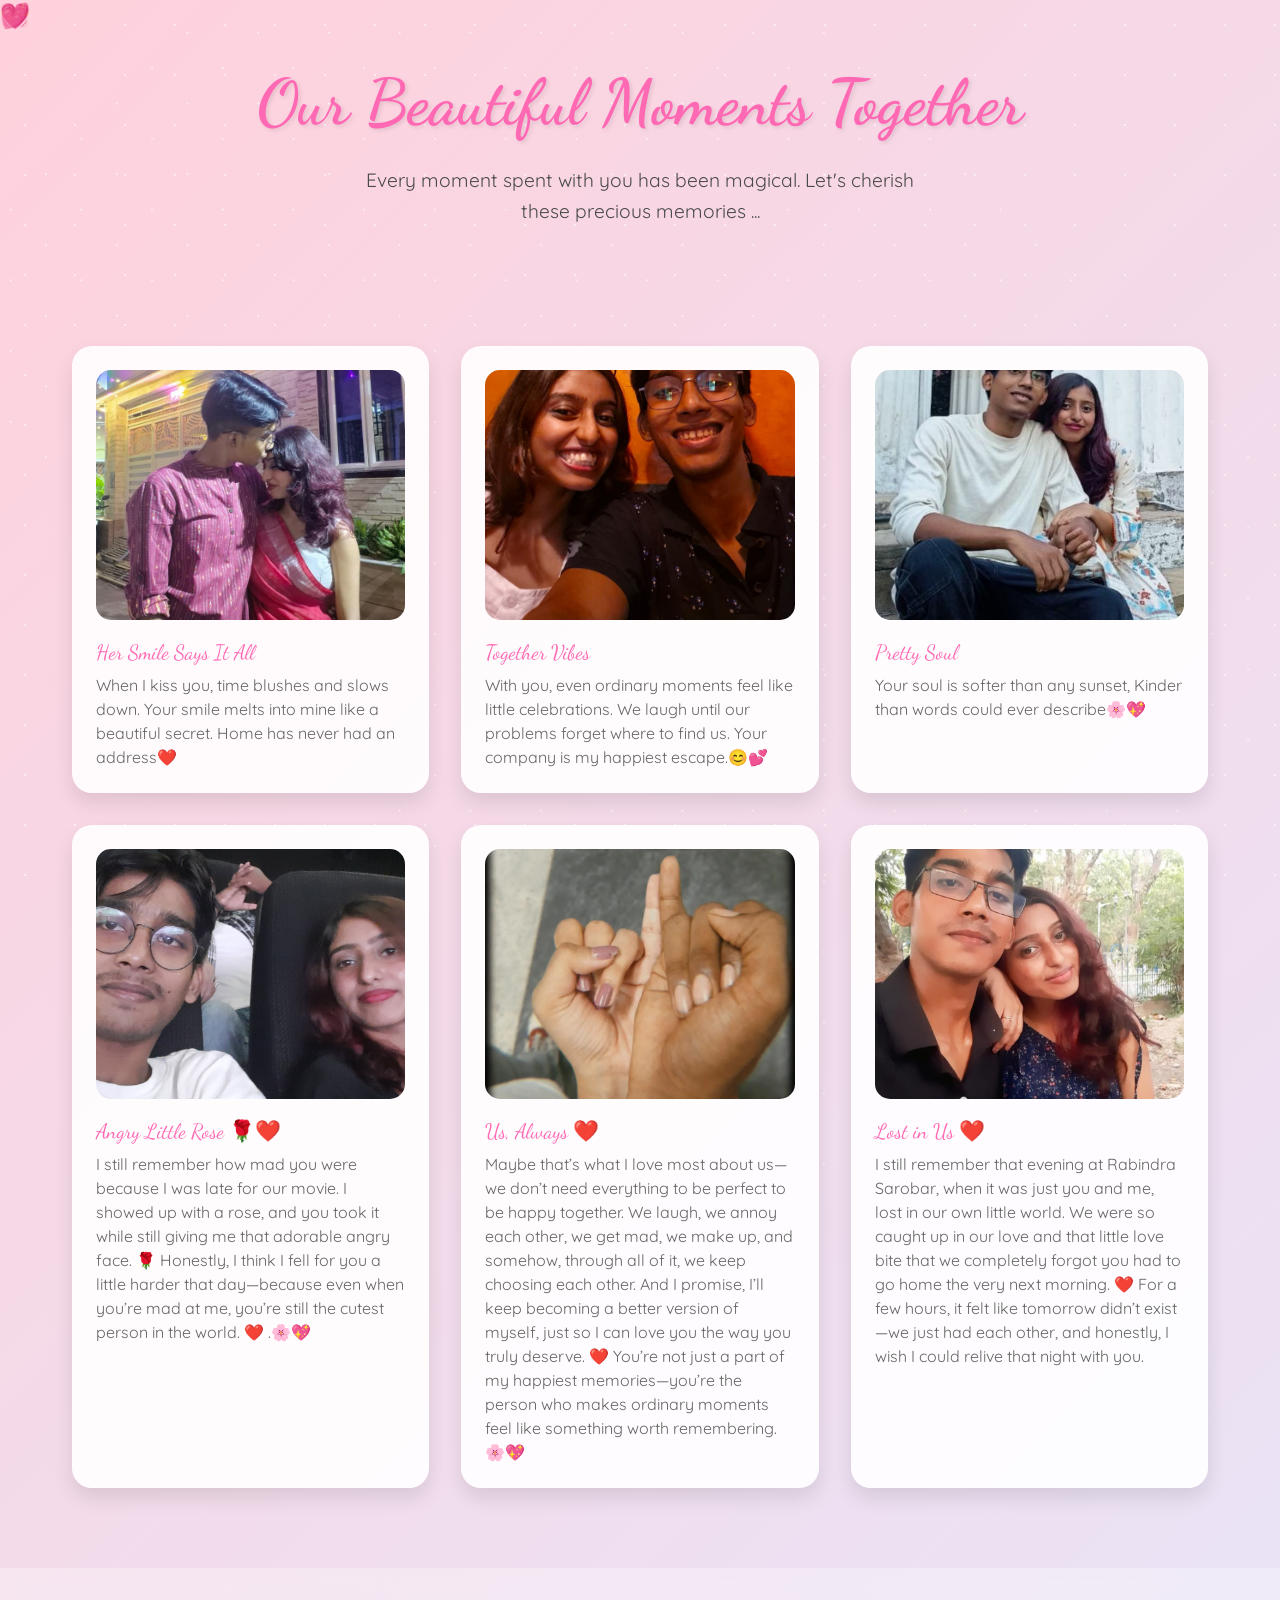
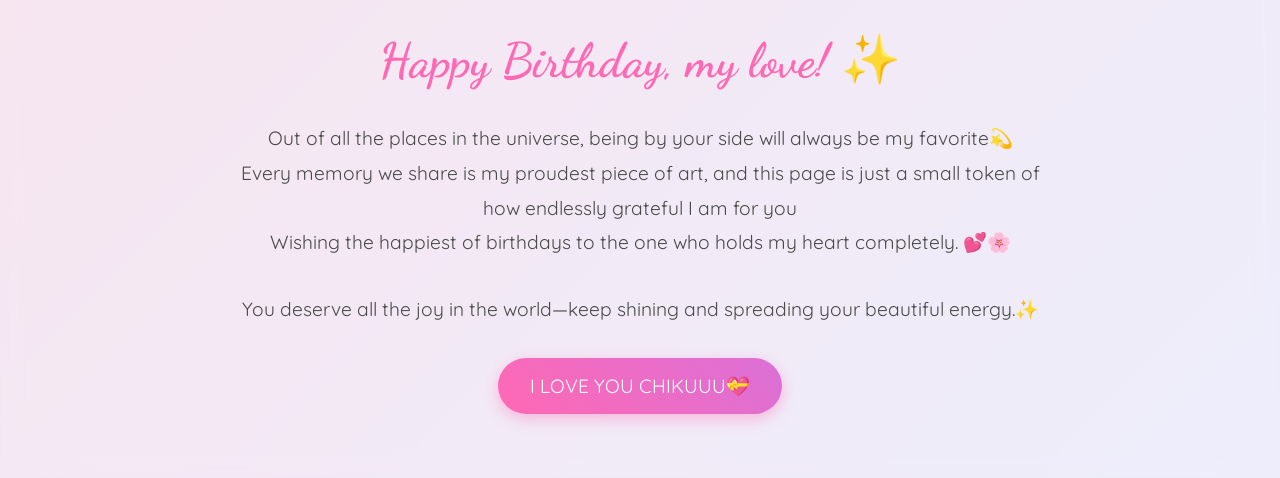
<file: HTML/last.html>
<!DOCTYPE html>
<html lang="en">

<head>
    <meta charset="UTF-8">
    <meta name="viewport" content="width=device-width, initial-scale=1.0">
    <title>Our Beautiful Memories ✨</title>
    <style>
        @import url('https://fonts.googleapis.com/css2?family=Dancing+Script:wght@700&family=Quicksand:wght@300;400;500;600&display=swap');

        * {
            margin: 0;
            padding: 0;
            box-sizing: border-box;
        }

        body {
            min-height: 100vh;
            background: linear-gradient(135deg,
                    #ffd1dc 0%,
                    #e6e6fa 25%,
                    #ffefd5 50%,
                    #e6e6fa 75%,
                    #ffd1dc 100%);
            background-size: 400% 400%;
            animation: gradientFlow 15s ease infinite;
            font-family: 'Quicksand', sans-serif;
            overflow-x: hidden;
            color: #4a4a4a;
        }

        @keyframes gradientFlow {
            0% {
                background-position: 0% 50%;
            }

            50% {
                background-position: 100% 50%;
            }

            100% {
                background-position: 0% 50%;
            }
        }

        /* Enhanced Sparkle Effect */
        .magic-sparkles {
            position: fixed;
            top: 0;
            left: 0;
            width: 100%;
            height: 100%;
            pointer-events: none;
            z-index: 1;
        }

        .sparkle {
            position: absolute;
            width: 6px;
            height: 6px;
            border-radius: 50%;
            background-color: white;
            animation: twinkle var(--duration, 4s) ease-in-out infinite;
            opacity: 0;
        }

        @keyframes twinkle {

            0%,
            100% {
                opacity: 0;
                transform: scale(0.5);
            }

            50% {
                opacity: 0.8;
                transform: scale(1);
            }
        }

        /* Generate 50 sparkles with different positions and animations */
        .magic-sparkles::before,
        .magic-sparkles::after {
            content: '';
            position: absolute;
            width: 100%;
            height: 100%;
            background-image: radial-gradient(circle, white 1px, transparent 1px);
            background-size: 50px 50px;
            animation: sparkleLayer 8s linear infinite;
            opacity: 0.5;
        }

        .magic-sparkles::after {
            animation-delay: -4s;
            transform: rotate(45deg);
        }

        @keyframes sparkleLayer {
            0% {
                transform: translateY(0);
            }

            100% {
                transform: translateY(-50px);
            }
        }

        /* Floating Hearts */
        .floating-hearts {
            position: fixed;
            width: 100%;
            height: 100%;
            pointer-events: none;
            z-index: 2;
        }

        .heart {
            position: absolute;
            font-size: 1.5rem;
            color: rgba(255, 105, 180, 0.6);
            animation: floatHeart var(--float-duration, 6s) ease-in-out infinite;
            animation-delay: var(--delay, 0s);
        }

        @keyframes floatHeart {
            0% {
                transform: translate(0, 100vh) rotate(0deg);
            }

            100% {
                transform: translate(var(--translate-x, 0), -100vh) rotate(360deg);
            }
        }

        /* Welcome Section */
        .welcome {
            text-align: center;
            padding: 4rem 2rem;
            position: relative;
            z-index: 3;
        }

        .welcome h1 {
            font-family: 'Dancing Script', cursive;
            font-size: 4rem;
            color: #ff69b4;
            text-shadow: 2px 2px 4px rgba(0, 0, 0, 0.1);
            animation: fadeInScale 2s ease;
        }

        .welcome p {
            font-size: 1.2rem;
            max-width: 600px;
            margin: 1.5rem auto;
            line-height: 1.6;
            animation: fadeIn 2s ease 0.5s both;
        }

        /* Enhanced Memory Cards */
        .memory-container {
            max-width: 1200px;
            margin: 0 auto;
            padding: 2rem;
            display: grid;
            grid-template-columns: repeat(auto-fit, minmax(300px, 1fr));
            gap: 2rem;
            z-index: 3;
            position: relative;
        }

        .memory-card {
            background: rgba(255, 255, 255, 0.9);
            border-radius: 20px;
            padding: 1.5rem;
            box-shadow: 0 10px 20px rgba(0, 0, 0, 0.1);
            transition: all 0.5s cubic-bezier(0.4, 0, 0.2, 1);
            position: relative;
            overflow: hidden;
        }

        .memory-card:hover {
            transform: translateY(-10px) scale(1.02);
            box-shadow: 0 15px 30px rgba(0, 0, 0, 0.15);
        }

        .memory-card::before {
            content: '';
            position: absolute;
            top: 0;
            left: 0;
            width: 100%;
            height: 100%;
            background: linear-gradient(45deg, transparent, rgba(255, 255, 255, 0.4), transparent);
            transform: translateX(-100%);
            transition: 0.5s;
        }

        .memory-card:hover::before {
            transform: translateX(100%);
        }

        .memory-img {
            width: 100%;
            height: 250px;
            object-fit: cover;
            border-radius: 15px;
            margin-bottom: 1rem;
            transition: transform 0.5s ease;
        }

        .memory-card:hover .memory-img {
            transform: scale(1.05);
        }

        .memory-date {
            font-family: 'Dancing Script', cursive;
            color: #ff69b4;
            font-size: 1.3rem;
            margin-bottom: 0.5rem;
        }

        .memory-caption {
            font-size: 1rem;
            line-height: 1.5;
            color: #666;
        }

        /* Final Message Section */
        .final-message {
            text-align: center;
            padding: 4rem 2rem;
            background: rgba(255, 255, 255, 0.3);
            backdrop-filter: blur(10px);
            margin-top: 3rem;
            position: relative;
            z-index: 3;
        }

        .final-message h2 {
            font-family: 'Dancing Script', cursive;
            font-size: 3rem;
            color: #ff69b4;
            margin-bottom: 2rem;
            animation: heartbeat 2s infinite;
        }

        @keyframes heartbeat {

            0%,
            100% {
                transform: scale(1);
            }

            50% {
                transform: scale(1.1);
            }
        }

        .final-message p {
            font-size: 1.2rem;
            max-width: 800px;
            margin: 0 auto 2rem;
            line-height: 1.8;
        }

        .goodbye-btn {
            display: inline-block;
            padding: 1rem 2rem;
            font-size: 1.2rem;
            background: linear-gradient(45deg, #ff69b4, #da70d6);
            color: white;
            border: none;
            border-radius: 50px;
            cursor: pointer;
            text-decoration: none;
            transition: all 0.3s ease;
            box-shadow: 0 5px 15px rgba(255, 105, 180, 0.4);
            animation: float 3s infinite ease-in-out;
        }

        .goodbye-btn:hover {
            transform: translateY(-5px);
            box-shadow: 0 8px 20px rgba(255, 105, 180, 0.6);
        }

        @keyframes float {

            0%,
            100% {
                transform: translateY(0);
            }

            50% {
                transform: translateY(-10px);
            }
        }

        /* Animations */
        @keyframes fadeInScale {
            0% {
                opacity: 0;
                transform: scale(0.8);
            }

            100% {
                opacity: 1;
                transform: scale(1);
            }
        }

        @keyframes fadeIn {
            0% {
                opacity: 0;
            }

            100% {
                opacity: 1;
            }
        }

        /* Generate Hearts */
        .js-generate-hearts {
            position: fixed;
            width: 100%;
            height: 100%;
            pointer-events: none;
            z-index: 2;
        }

        /* Custom Scrollbar */
        ::-webkit-scrollbar {
            width: 12px;
        }

        ::-webkit-scrollbar-track {
            background: rgba(255, 255, 255, 0.4);
        }

        ::-webkit-scrollbar-thumb {
            background: linear-gradient(45deg, #ff69b4, #da70d6);
            border-radius: 6px;
        }

        /* Responsive Design */
        @media (max-width: 768px) {
            .welcome h1 {
                font-size: 3rem;
            }

            .memory-container {
                grid-template-columns: 1fr;
            }

            .final-message h2 {
                font-size: 2.5rem;
            }
        }
    </style>
</head>

<body>
    <div class="magic-sparkles"></div>
    <div class="floating-hearts">
        <!-- Hearts will be generated via CSS -->
        <div class="heart" style="--float-duration: 6s; --delay: 0s; --translate-x: 20px;">💝</div>
        <div class="heart" style="--float-duration: 8s; --delay: 1s; --translate-x: -30px;">💖</div>
        <div class="heart" style="--float-duration: 7s; --delay: 2s; --translate-x: 40px;">💗</div>
        <div class="heart" style="--float-duration: 9s; --delay: 3s; --translate-x: -20px;">💓</div>
        <div class="heart" style="--float-duration: 5s; --delay: 4s; --translate-x: 30px;">💕</div>
    </div>

    <section class="welcome">
        <h1>Our Beautiful Moments Together</h1>
        <p>Every moment spent with you has been magical. Let's cherish these precious memories ...</p>
    </section>

    <div class="memory-container">
        <div class="memory-card">
            <img src="../Assets/IMG 2.O.jpg" alt="First Date" class="memory-img">
            <div class="memory-date">Her Smile Says It All</div>
            <div class="memory-caption">When I kiss you, time blushes and slows down.
Your smile melts into mine like a beautiful secret.
Home has never had an address❤️</div>
        </div>
        <div class="memory-card">
            <img src="../Assets/IMG2.jpg" alt="Beach Day" class="memory-img">
            <div class="memory-date">Together Vibes</div>
            <div class="memory-caption">With you, even ordinary moments feel like little celebrations.
We laugh until our problems forget where to find us.
Your company is my happiest escape.😊💕</div>
        </div>
        <div class="memory-card">
            <img src="../Assets/IMG 2.1.jpg" alt="Movie Night" class="memory-img">
            <div class="memory-date">Pretty Soul</div>
            <div class="memory-caption">Your soul is softer than any sunset,
Kinder than words could ever describe🌸💖</div>
        </div>

          <div class="memory-card">
            <img src="../Assets/IMG A.jpg" alt="Movie Night" class="memory-img">
            <div class="memory-date">Angry Little Rose 🌹❤️</div>
            <div class="memory-caption">I still remember how mad you were because I was late for our movie.
I showed up with a rose, and you took it while still giving me that adorable angry face. 🌹
Honestly, I think I fell for you a little harder that day—because even when you’re mad at me, you’re still the cutest person in the world. ❤️
.🌸💖</div>
        </div>

         <div class="memory-card">
            <img src="../Assets/IMG B.jpg" alt="Movie Night" class="memory-img">
            <div class="memory-date">Us, Always ❤️</div>
            <div class="memory-caption">Maybe that’s what I love most about us—we don’t need everything to be perfect to be happy together.
We laugh, we annoy each other, we get mad, we make up, and somehow, through all of it, we keep choosing each other.
And I promise, I’ll keep becoming a better version of myself, just so I can love you the way you truly deserve. ❤️
You’re not just a part of my happiest memories—you’re the person who makes ordinary moments feel like something worth remembering.
🌸💖</div>
        </div>

        <div class="memory-card">
            <img src="../Assets/IMG C.jpg" alt="Movie Night" class="memory-img">
            <div class="memory-date">Lost in Us ❤️</div>
            <div class="memory-caption">I still remember that evening at Rabindra Sarobar, when it was just you and me, lost in our own little world.
We were so caught up in our love and that little love bite that we completely forgot you had to go home the very next morning. ❤️
For a few hours, it felt like tomorrow didn’t exist—we just had each other, and honestly, I wish I could relive that night with you.
</div>
        </div>

        
    </div>

    <section class="final-message">
        <h2>Happy Birthday, my love! ✨</h2>
        <p>Out of all the places in the universe, being by your side will always be my favorite💫<br>
            Every memory we share is my proudest piece of art, and this page is just a small token of how endlessly grateful I am for you<br>
            Wishing the happiest of birthdays to the one who holds my heart completely. 💕🌸</p>
        <p>You deserve all the joy in the world—keep shining and spreading your beautiful energy.✨</p>
        <a href="#" class="goodbye-btn">I LOVE YOU CHIKUUU💝</a>
    </section>
</body>

</html>
</file>
